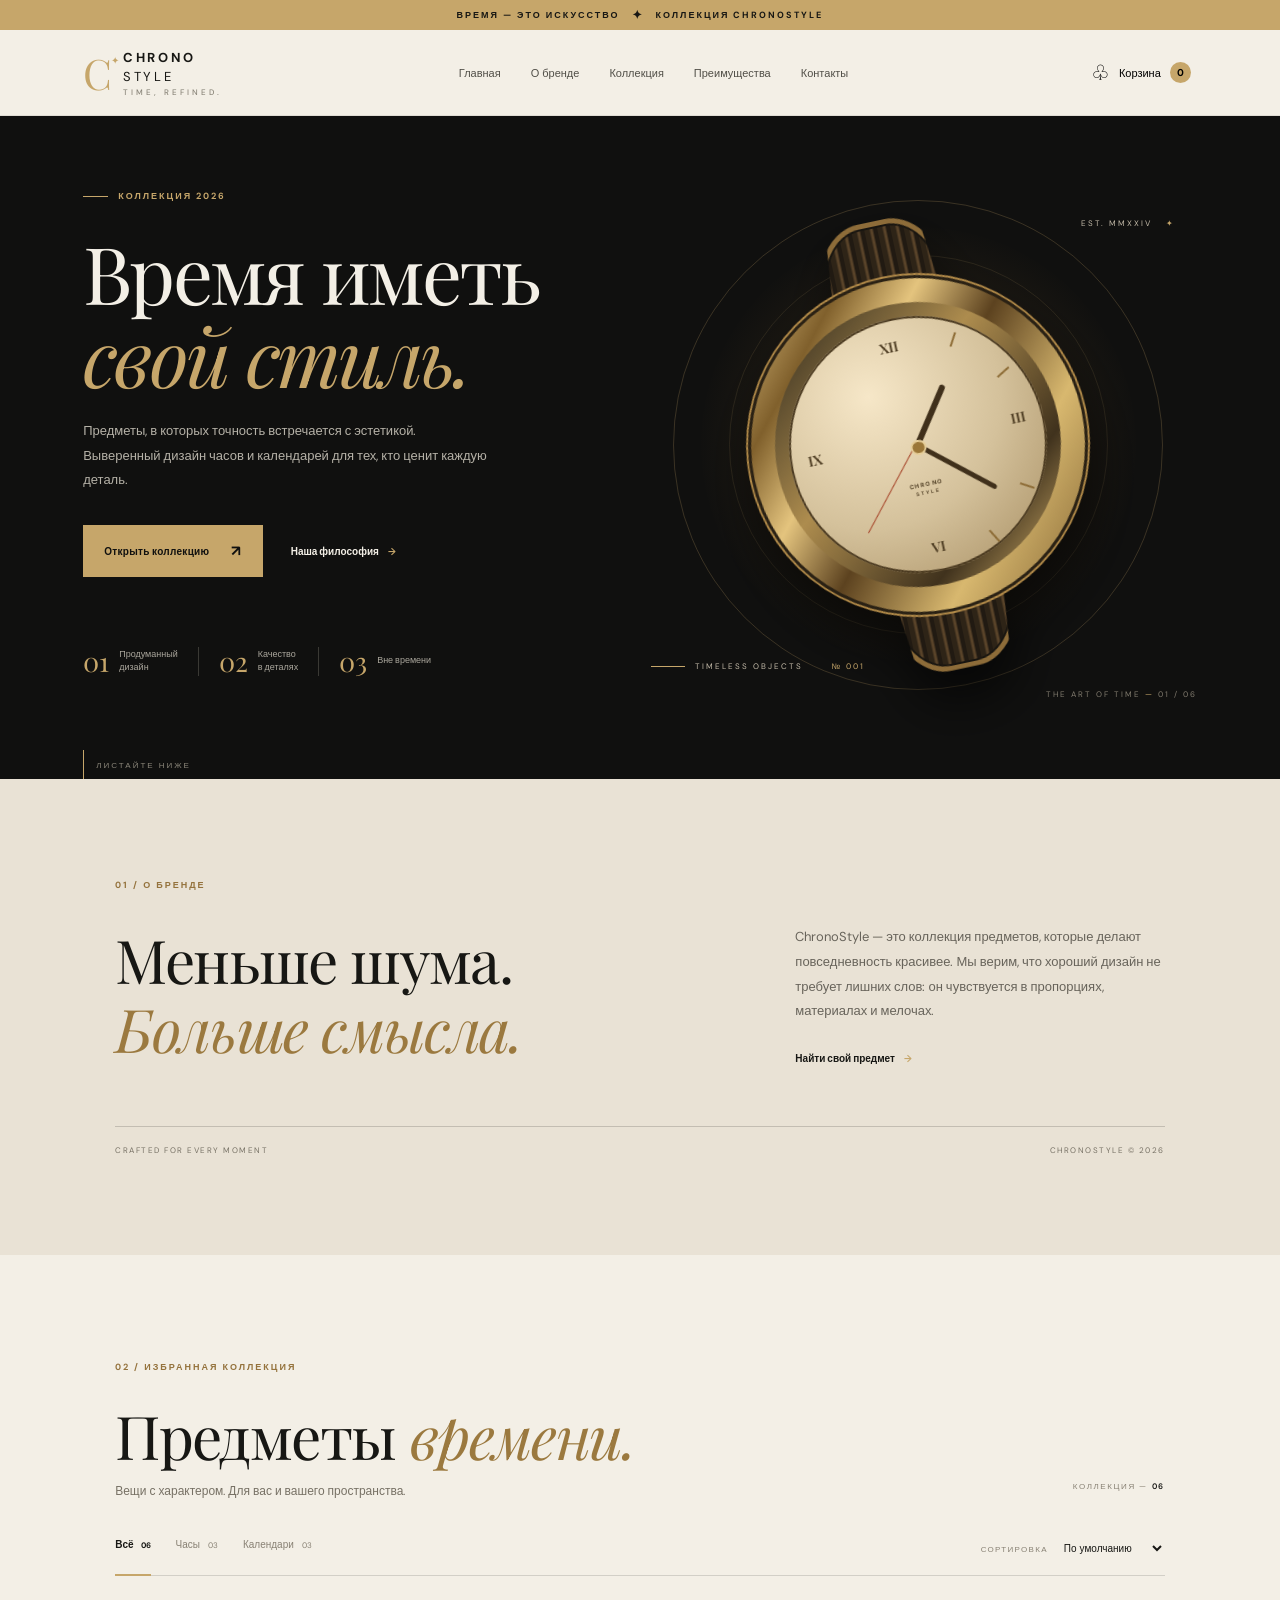
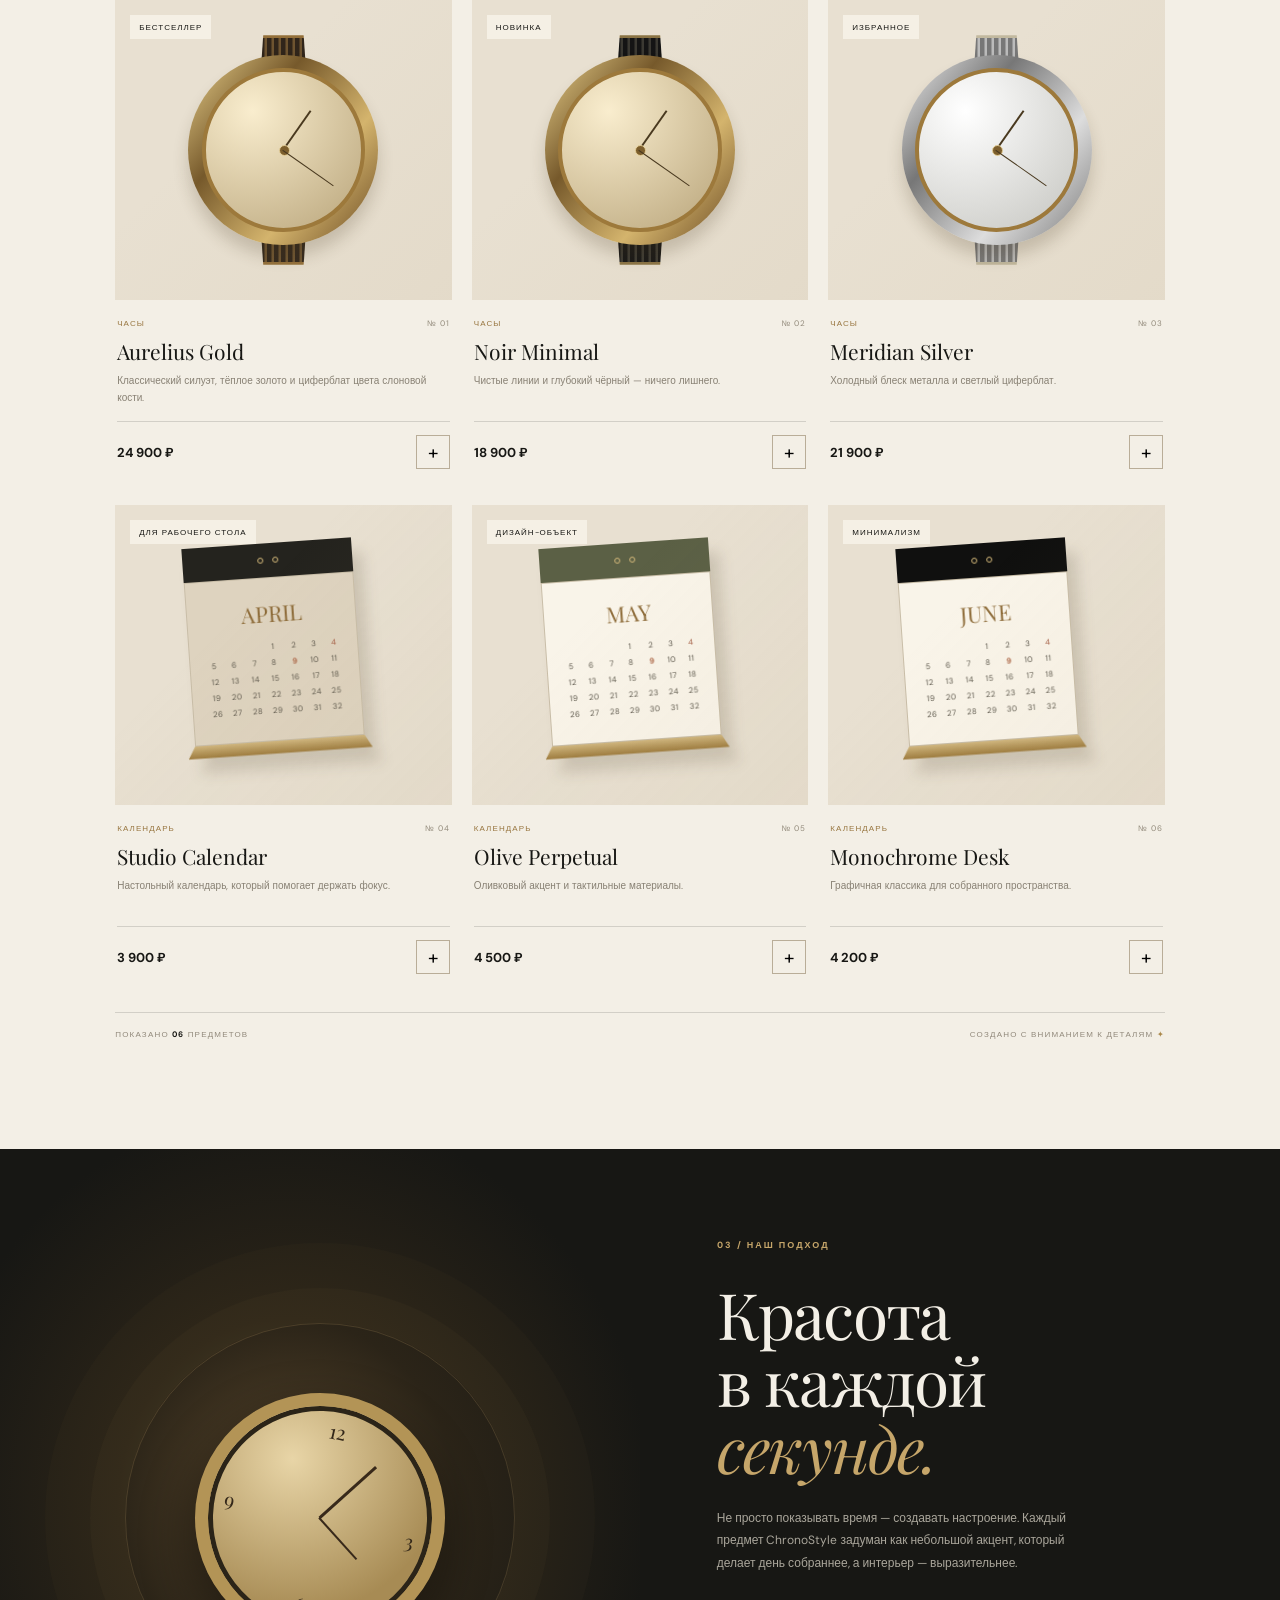
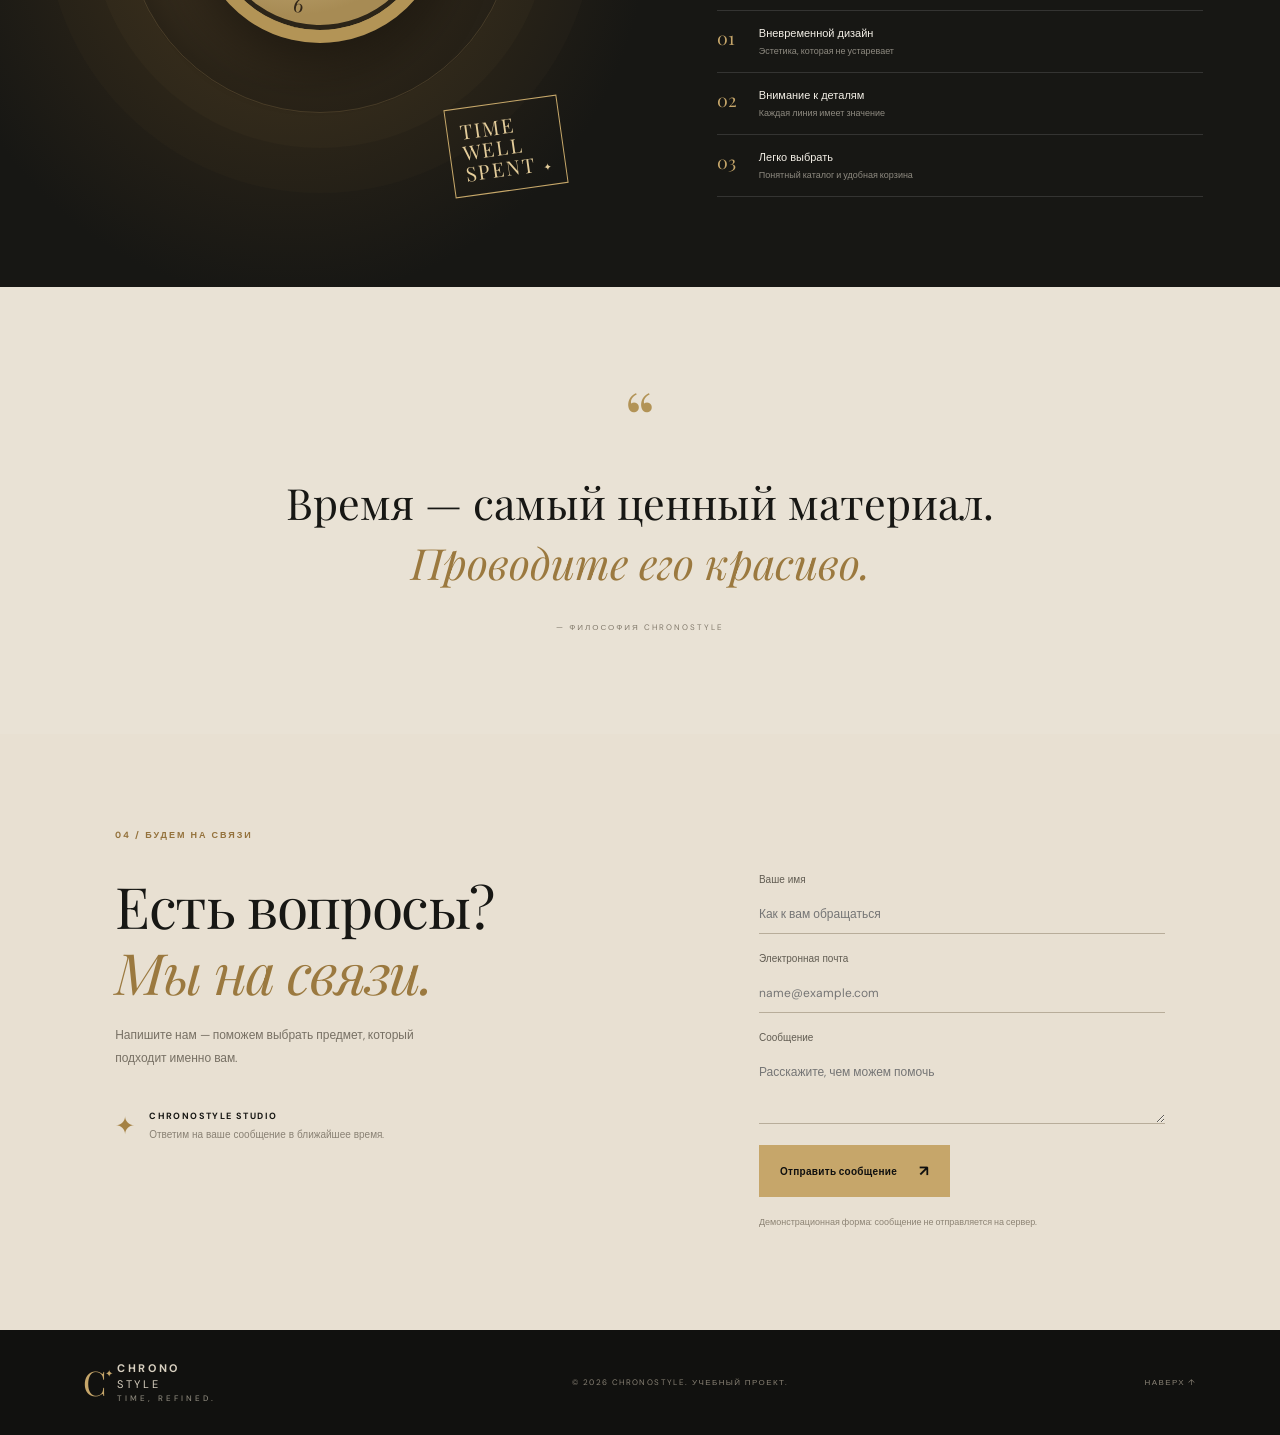
<file: index.html>
<!doctype html>
<html lang="ru">
<head>
  <meta charset="UTF-8">
  <meta name="viewport" content="width=device-width, initial-scale=1">
  <meta name="description" content="ChronoStyle — коллекция стильных часов и настольных календарей для вашего пространства и образа.">
  <meta name="theme-color" content="#11110f">
  <title>ChronoStyle — время в вашем стиле</title>
  <link rel="stylesheet" href="style.css">
  <link rel="icon" href="assets/favicon.svg" type="image/svg+xml">
</head>
<body>
  <div class="announcement">ВРЕМЯ — ЭТО ИСКУССТВО <span>✦</span> КОЛЛЕКЦИЯ CHRONOSTYLE</div>
  <header class="site-header">
    <a class="brand" href="#home" aria-label="ChronoStyle — на главную">
      <span class="brand-mark">C<span>✦</span></span>
      <span class="brand-name">CHRONO<span>STYLE</span><small>TIME, REFINED.</small></span>
    </a>
    <button class="menu-toggle" id="menuToggle" aria-label="Открыть меню" aria-expanded="false"><span></span><span></span></button>
    <nav class="nav" id="mainNav">
      <a href="#home">Главная</a><a href="#about">О бренде</a><a href="#catalog">Коллекция</a><a href="#advantages">Преимущества</a><a href="#contacts">Контакты</a>
    </nav>
    <button class="cart-trigger" id="openCart" aria-label="Открыть корзину"><span class="cart-icon">♧</span><span>Корзина</span><b id="cartCount">0</b></button>
  </header>

  <main>
    <section class="hero" id="home">
      <div class="hero-copy">
        <p class="eyebrow"><span></span> КОЛЛЕКЦИЯ 2026</p>
        <h1>Время иметь<br><em>свой стиль.</em></h1>
        <p class="hero-text">Предметы, в которых точность встречается с эстетикой. Выверенный дизайн часов и календарей для тех, кто ценит каждую деталь.</p>
        <div class="hero-actions"><a class="button button-gold" href="#catalog">Открыть коллекцию <span>↗</span></a><a class="text-link" href="#about">Наша философия <span>→</span></a></div>
        <div class="hero-meta"><div><strong>01</strong><span>Продуманный<br>дизайн</span></div><i></i><div><strong>02</strong><span>Качество<br>в деталях</span></div><i></i><div><strong>03</strong><span>Вне времени</span></div></div>
      </div>
      <div class="hero-art">
        <div class="hero-orbit orbit-one"></div><div class="hero-orbit orbit-two"></div>
        <div class="hero-label label-top">EST. MMXXIV <span>✦</span></div>
        <div class="watch-scene">
          <div class="watch-strap strap-top"></div><div class="watch-strap strap-bottom"></div>
          <div class="watch-case"><div class="watch-bezel"><div class="watch-face">
            <span class="roman r12">XII</span><span class="roman r3">III</span><span class="roman r6">VI</span><span class="roman r9">IX</span>
            <span class="tick t1"></span><span class="tick t2"></span><span class="tick t3"></span><span class="tick t4"></span>
            <span class="hand hand-hour"></span><span class="hand hand-minute"></span><span class="hand hand-second"></span><span class="pin"></span>
            <span class="face-sign">CHRONO<br><small>STYLE</small></span>
          </div></div></div>
        </div>
        <div class="hero-label label-bottom"><span class="line"></span> TIMELESS OBJECTS <b>№ 001</b></div>
        <div class="art-caption">THE ART OF TIME <span>—</span> 01 / 06</div>
      </div>
      <a class="scroll-cue" href="#about"><span></span> ЛИСТАЙТЕ НИЖЕ</a>
    </section>

    <section class="intro section-pad" id="about">
      <div class="section-kicker">01 / О БРЕНДЕ</div>
      <div class="intro-content"><h2>Меньше шума.<br><em>Больше смысла.</em></h2><div><p>ChronoStyle — это коллекция предметов, которые делают повседневность красивее. Мы верим, что хороший дизайн не требует лишних слов: он чувствуется в пропорциях, материалах и мелочах.</p><a class="text-link" href="#catalog">Найти свой предмет <span>→</span></a></div></div>
      <div class="intro-rule"><span>CRAFTED FOR EVERY MOMENT</span><span>CHRONOSTYLE © 2026</span></div>
    </section>

    <section class="catalog-section section-pad" id="catalog">
      <div class="section-kicker">02 / ИЗБРАННАЯ КОЛЛЕКЦИЯ</div>
      <div class="section-heading"><div><h2>Предметы <em>времени.</em></h2><p>Вещи с характером. Для вас и вашего пространства.</p></div><span class="collection-count">КОЛЛЕКЦИЯ — <b id="visibleCount">06</b></span></div>
      <div class="catalog-toolbar">
        <div class="filters" role="group" aria-label="Фильтр по категории">
          <button class="filter-btn active" data-category="all">Всё <span>06</span></button>
          <button class="filter-btn" data-category="watch">Часы <span>03</span></button>
          <button class="filter-btn" data-category="calendar">Календари <span>03</span></button>
        </div>
        <label class="sort-label">СОРТИРОВКА
          <select id="sortSelect" aria-label="Сортировка товаров"><option value="featured">По умолчанию</option><option value="price-asc">Сначала дешевле</option><option value="price-desc">Сначала дороже</option><option value="name">По названию</option></select>
        </label>
      </div>
      <div class="product-grid" id="productGrid" aria-live="polite"></div>
      <div class="catalog-foot"><span>ПОКАЗАНО <b id="shownCount">06</b> ПРЕДМЕТОВ</span><span>СОЗДАНО С ВНИМАНИЕМ К ДЕТАЛЯМ <i>✦</i></span></div>
    </section>

    <section class="manifesto" id="advantages">
      <div class="manifesto-image"><div class="manifesto-sun"></div><div class="manifesto-clock"><span>12</span><span>3</span><span>6</span><span>9</span><i></i><b></b></div><div class="manifesto-stamp">TIME<br>WELL<br>SPENT <span>✦</span></div></div>
      <div class="manifesto-copy"><div class="section-kicker">03 / НАШ ПОДХОД</div><h2>Красота<br>в каждой<br><em>секунде.</em></h2><p>Не просто показывать время — создавать настроение. Каждый предмет ChronoStyle задуман как небольшой акцент, который делает день собраннее, а интерьер — выразительнее.</p><div class="feature-list"><div><span>01</span><b>Вневременной дизайн</b><small>Эстетика, которая не устаревает</small></div><div><span>02</span><b>Внимание к деталям</b><small>Каждая линия имеет значение</small></div><div><span>03</span><b>Легко выбрать</b><small>Понятный каталог и удобная корзина</small></div></div></div>
    </section>

    <section class="quote-section section-pad"><span class="quote-mark">“</span><blockquote>Время — самый ценный материал.<br><em>Проводите его красиво.</em></blockquote><span class="quote-credit">— ФИЛОСОФИЯ CHRONOSTYLE</span></section>

    <section class="contact-section section-pad" id="contacts">
      <div class="section-kicker">04 / БУДЕМ НА СВЯЗИ</div>
      <div class="contact-layout"><div><h2>Есть вопросы?<br><em>Мы на связи.</em></h2><p>Напишите нам — поможем выбрать предмет, который подходит именно вам.</p><div class="contact-note"><span>✦</span><div><b>CHRONOSTYLE STUDIO</b><small>Ответим на ваше сообщение в ближайшее время.</small></div></div></div>
      <form id="contactForm" class="contact-form"><label>Ваше имя<input name="name" type="text" placeholder="Как к вам обращаться" required minlength="2"></label><label>Электронная почта<input name="email" type="email" placeholder="name@example.com" required></label><label>Сообщение<textarea name="message" rows="3" placeholder="Расскажите, чем можем помочь" required minlength="5"></textarea></label><button class="button button-gold" type="submit">Отправить сообщение <span>↗</span></button><small class="form-legal">Демонстрационная форма: сообщение не отправляется на сервер.</small></form></div>
    </section>
  </main>

  <footer class="footer"><a class="brand footer-brand" href="#home"><span class="brand-mark">C<span>✦</span></span><span class="brand-name">CHRONO<span>STYLE</span><small>TIME, REFINED.</small></span></a><span>© 2026 CHRONOSTYLE. УЧЕБНЫЙ ПРОЕКТ.</span><a href="#home">НАВЕРХ ↑</a></footer>

  <div class="overlay" id="overlay" hidden></div>
  <aside class="cart-drawer" id="cartDrawer" aria-labelledby="cartTitle" aria-modal="true" role="dialog" hidden>
    <div class="drawer-head"><div><span class="section-kicker">ВАША ПОДБОРКА</span><h2 id="cartTitle">Корзина <em id="cartHeadingCount">(0)</em></h2></div><button class="icon-button" id="closeCart" aria-label="Закрыть корзину">×</button></div>
    <div class="cart-items" id="cartItems"></div>
    <div class="cart-empty" id="cartEmpty"><span>✦</span><h3>Пока здесь пусто</h3><p>Добавьте предметы из коллекции — они появятся здесь.</p><button class="text-link" id="continueShopping">Перейти к коллекции →</button></div>
    <div class="cart-summary" id="cartSummary"><div><span>Итого</span><strong id="cartTotal">0 ₽</strong></div><button class="button button-gold full-width" id="checkoutButton">Оформить заказ <span>↗</span></button><small>Учебный проект: оплата не производится.</small></div>
  </aside>

  <div class="modal" id="productModal" role="dialog" aria-modal="true" aria-labelledby="modalTitle" hidden><button class="icon-button modal-close" data-close-modal aria-label="Закрыть окно">×</button><div id="modalContent"></div></div>
  <div class="modal checkout-modal" id="checkoutModal" role="dialog" aria-modal="true" aria-labelledby="checkoutTitle" hidden><button class="icon-button modal-close" data-close-modal aria-label="Закрыть окно">×</button><div class="section-kicker">ПОСЛЕДНИЙ ШАГ</div><h2 id="checkoutTitle">Оформление <em>заказа.</em></h2><p class="modal-intro">Заполните данные для демонстрационного оформления заказа. Оплата и реальная отправка не выполняются.</p><form id="checkoutForm" class="contact-form"><label>Ваше имя<input name="name" required minlength="2" placeholder="Имя и фамилия"></label><label>Электронная почта<input name="email" type="email" required placeholder="name@example.com"></label><label>Комментарий к заказу<textarea name="comment" rows="2" placeholder="Необязательно"></textarea></label><div class="checkout-total"><span>Сумма заказа</span><b id="checkoutTotal">0 ₽</b></div><button class="button button-gold full-width" type="submit">Подтвердить демо-заказ <span>↗</span></button></form></div>
  <div class="toast" id="toast" role="status" aria-live="polite"></div>
  <script src="script.js"></script>
</body>
</html>
</file>
<file: style.css>
@import url('https://fonts.googleapis.com/css2?family=DM+Sans:wght@400;500;600;700&family=Playfair+Display:ital,wght@0,400;0,500;0,600;1,400;1,500&display=swap');
:root{--ink:#171714;--black:#10100f;--gold:#c6a66a;--gold-light:#e4cd9d;--cream:#f3efe6;--paper:#e9e2d5;--muted:#898579;--line:rgba(23,23,20,.15);--serif:'Playfair Display',Georgia,serif;--sans:'DM Sans',Arial,sans-serif}
*{box-sizing:border-box}html{scroll-behavior:smooth;scroll-padding-top:90px}body{margin:0;background:var(--cream);color:var(--ink);font-family:var(--sans);font-size:14px;-webkit-font-smoothing:antialiased}body.locked{overflow:hidden}button,input,textarea,select{font:inherit}button,a{-webkit-tap-highlight-color:transparent}button{cursor:pointer}a{color:inherit;text-decoration:none}.announcement{height:30px;background:var(--gold);display:flex;justify-content:center;align-items:center;gap:12px;font-size:9px;font-weight:700;letter-spacing:2px}.announcement span{font-size:12px}.site-header{height:86px;padding:0 6.5%;display:flex;align-items:center;justify-content:space-between;background:var(--cream);position:sticky;top:0;z-index:20;border-bottom:1px solid rgba(0,0,0,.08)}.brand{display:flex;align-items:center;gap:11px}.brand-mark{font-family:var(--serif);font-size:42px;line-height:1;color:var(--gold);position:relative}.brand-mark>span{font-family:var(--sans);font-size:10px;position:absolute;top:4px;right:-7px}.brand-name{font-size:13px;letter-spacing:2.6px;font-weight:700;display:flex;flex-direction:column;gap:2px}.brand-name>span{font-weight:400}.brand-name small{font-size:8px;letter-spacing:3px;color:var(--muted);font-weight:500}.nav{display:flex;align-items:center;gap:30px}.nav a{font-size:11px;color:#514f48;transition:color .2s}.nav a:hover{color:#9b793f}.cart-trigger{display:flex;align-items:center;gap:9px;background:none;border:0;font-size:11px}.cart-trigger b{display:grid;place-items:center;background:var(--gold);border-radius:50%;min-width:21px;height:21px;font-size:10px}.cart-icon{font-size:21px}.menu-toggle{display:none;background:none;border:0}.hero{min-height:640px;display:grid;grid-template-columns:1fr 1fr;background:var(--black);color:var(--cream);position:relative;overflow:hidden;padding:74px 6.5% 80px}.hero-copy{align-self:center;z-index:2;padding:0 4% 20px 0}.eyebrow,.section-kicker{font-size:9px;font-weight:700;letter-spacing:2px;color:var(--gold);display:flex;align-items:center;gap:10px}.eyebrow span{display:inline-block;width:25px;height:1px;background:var(--gold)}h1,h2,h3,p{margin-top:0}h1{font-family:var(--serif);font-size:clamp(54px,6.2vw,88px);font-weight:400;line-height:1.04;letter-spacing:-2.7px;margin:29px 0 23px}h1 em,h2 em,blockquote em{font-weight:400;color:var(--gold);font-style:italic}.hero-text{max-width:405px;font-size:13px;line-height:1.9;color:#b5b1a7}.hero-actions{display:flex;align-items:center;gap:28px;margin-top:32px}.button{display:inline-flex;align-items:center;justify-content:center;gap:22px;border:0;padding:16px 21px;font-size:10px;font-weight:700;letter-spacing:.3px;transition:background .2s,transform .2s}.button:hover{transform:translateY(-2px)}.button-gold{background:var(--gold);color:var(--black)}.button-gold:hover{background:var(--gold-light)}.button span{font-size:15px}.text-link{font-size:10px;font-weight:600;border:0;background:none;padding:0}.text-link span{padding-left:7px;color:var(--gold)}.hero .text-link{color:var(--cream)}.hero-meta{display:flex;align-items:center;gap:20px;margin-top:66px}.hero-meta div{display:flex;align-items:center;gap:10px}.hero-meta strong{font-family:var(--serif);font-size:27px;font-weight:400;color:var(--gold)}.hero-meta span{font-size:9px;line-height:1.5;color:#aaa69c}.hero-meta>i{height:29px;width:1px;background:#3a3934}.hero-art{position:relative;min-height:485px;display:flex;align-items:center;justify-content:center;isolation:isolate}.hero-art:before{content:"";position:absolute;width:78%;aspect-ratio:1;border-radius:50%;background:radial-gradient(circle,#3a3020 0,#201b13 43%,#10100f 72%);z-index:-2}.hero-orbit{position:absolute;border:1px solid rgba(198,166,106,.23);border-radius:50%;width:88%;aspect-ratio:1}.orbit-two{width:68%;border-color:rgba(198,166,106,.13)}.hero-label{position:absolute;font-size:8px;letter-spacing:2px;color:#c4bba9}.label-top{top:28px;right:4%}.label-top span{color:var(--gold);padding-left:10px}.label-bottom{bottom:28px;left:2%;display:flex;align-items:center;gap:10px}.label-bottom .line{width:34px;height:1px;background:var(--gold)}.label-bottom b{font-weight:400;color:var(--gold);margin-left:18px}.art-caption{position:absolute;right:0;bottom:0;font-size:8px;letter-spacing:2px;color:#817b6e}.art-caption span{color:var(--gold)}.watch-scene{position:relative;width:min(340px,72%);aspect-ratio:.76;display:flex;align-items:center;justify-content:center;filter:drop-shadow(0 30px 25px #0009);transform:rotate(-12deg)}.watch-strap{position:absolute;left:31%;width:38%;height:39%;background:repeating-linear-gradient(90deg,#2e2417 0 5px,#594329 6px 8px,#211a12 9px 13px);border:5px solid #8d6c39;box-shadow:inset 0 0 0 2px #181510}.strap-top{top:-1%;border-radius:40% 40% 10% 10%;clip-path:polygon(14% 0,86% 0,100% 100%,0 100%)}.strap-bottom{bottom:-1%;border-radius:10% 10% 40% 40%;clip-path:polygon(0 0,100% 0,86% 100%,14% 100%)}.watch-case{position:relative;width:100%;aspect-ratio:1;border-radius:50%;padding:8%;background:linear-gradient(130deg,#edcf8e,#80602c 20%,#e4c47e 34%,#5c421f 50%,#d8b86f 72%,#785a2b);box-shadow:inset 0 0 0 3px #2a2114,0 0 0 2px #b38b49;z-index:2}.watch-bezel{width:100%;height:100%;border-radius:50%;padding:5%;background:linear-gradient(140deg,#28231a,#ad8c4e 40%,#40321d 75%,#d8b56d)}.watch-face{position:relative;width:100%;height:100%;border-radius:50%;background:radial-gradient(circle at 35% 28%,#f6e7c8,#d4c19b 53%,#a68d61);box-shadow:inset 0 0 0 2px #4c3b21;overflow:hidden;color:#4d3c22}.roman{position:absolute;font-family:var(--serif);font-size:clamp(9px,1.1vw,15px);font-weight:600}.r12{top:7%;left:43%}.r3{top:44%;right:7%}.r6{bottom:6%;left:47%}.r9{top:44%;left:7%}.tick{position:absolute;left:49%;top:4%;height:6%;width:2px;background:#8d6c36;transform-origin:50% 800%}.t1{transform:rotate(30deg)}.t2{transform:rotate(60deg)}.t3{transform:rotate(120deg)}.t4{transform:rotate(150deg)}.hand{position:absolute;bottom:50%;left:49%;width:2.5%;border-radius:5px;transform-origin:50% 100%;background:#40301b}.hand-hour{height:25%;transform:rotate(35deg)}.hand-minute{height:35%;width:1.8%;transform:rotate(130deg)}.hand-second{height:39%;width:1px;background:#a94c30;transform:rotate(220deg)}.pin{position:absolute;top:48%;left:47%;width:6%;aspect-ratio:1;background:#9b7738;border:2px solid #e6ce99;border-radius:50%}.face-sign{position:absolute;left:0;right:0;top:64%;text-align:center;font-size:6px;letter-spacing:1.5px;font-weight:700}.face-sign small{font-size:5px;letter-spacing:2px}.scroll-cue{position:absolute;bottom:0;left:6.5%;font-size:8px;letter-spacing:2px;color:#8b867a;display:flex;align-items:center;gap:12px}.scroll-cue span{display:inline-block;width:1px;height:29px;background:var(--gold)}.section-pad{padding:100px 9%}.intro{background:var(--paper)}.intro .section-kicker,.catalog-section .section-kicker,.contact-section .section-kicker{color:#94723c}.intro-content{display:grid;grid-template-columns:1.2fr .8fr;gap:12%;margin:34px 0 60px}.intro h2,.section-heading h2,.contact-layout h2{font-family:var(--serif);font-weight:400;font-size:clamp(38px,4.7vw,61px);letter-spacing:-1.4px;line-height:1.15;margin:0}.intro h2 em,.section-heading h2 em,.contact-layout h2 em{color:#9b793f}.intro-content>div{max-width:410px;align-self:end}.intro-content p{font-size:13px;line-height:1.9;color:#68645b;margin-bottom:24px}.intro-rule{border-top:1px solid rgba(23,23,20,.18);padding-top:18px;display:flex;justify-content:space-between;font-size:8px;letter-spacing:1.5px;color:#777165}.catalog-section{padding-top:106px;padding-bottom:110px}.section-heading{display:flex;align-items:end;justify-content:space-between;margin:28px 0 39px}.section-heading p{color:#777165;font-size:12px;margin:13px 0 0}.collection-count{font-size:8px;letter-spacing:1.6px;color:#888174;padding-bottom:8px}.collection-count b{color:var(--ink);font-weight:600}.catalog-toolbar{display:flex;justify-content:space-between;align-items:center;border-bottom:1px solid var(--line);padding-bottom:16px;margin-bottom:24px}.filters{display:flex;gap:25px}.filter-btn{border:0;background:none;padding:0 0 8px;font-size:10px;color:#888174;position:relative}.filter-btn span{font-size:8px;padding-left:5px}.filter-btn.active{color:var(--ink);font-weight:700}.filter-btn.active:after{content:"";position:absolute;bottom:-17px;left:0;right:0;height:2px;background:var(--gold)}.sort-label{font-size:8px;letter-spacing:1.3px;color:#888174;display:flex;align-items:center;gap:12px}.sort-label select{border:0;background:transparent;color:var(--ink);font-size:10px;letter-spacing:0;outline:none;max-width:145px}.product-grid{display:grid;grid-template-columns:repeat(3,minmax(0,1fr));gap:36px 20px}.product-card{min-width:0}.product-visual{height:300px;position:relative;background:#e8e0d1;display:grid;place-items:center;overflow:hidden;cursor:pointer}.product-visual:after{content:"";position:absolute;inset:0;background:linear-gradient(135deg,transparent 35%,#b9a58018)}.product-visual:hover .product-art{transform:scale(1.04) rotate(-2deg)}.product-tag{position:absolute;top:15px;left:15px;z-index:2;font-size:8px;letter-spacing:1px;background:#f5f0e5;padding:7px 9px}.quick-view{position:absolute;bottom:12px;left:12px;right:12px;z-index:3;padding:12px;background:#171714e8;color:#f3efe6;border:0;font-size:9px;letter-spacing:.6px;opacity:0;transform:translateY(6px);transition:.2s}.product-visual:hover .quick-view,.product-visual:focus-within .quick-view{opacity:1;transform:none}.product-art{position:relative;width:190px;height:225px;transition:transform .4s}.art-watch{display:grid;place-items:center}.mini-strap{position:absolute;left:36%;width:28%;height:41%;background:repeating-linear-gradient(90deg,#30251a 0 4px,#6e5430 5px 7px);border:3px solid #94703a}.mini-strap.top{top:-1%;clip-path:polygon(12% 0,88% 0,100% 100%,0 100%)}.mini-strap.bottom{bottom:-1%;clip-path:polygon(0 0,100% 0,88% 100%,12% 100%)}.mini-case{position:relative;z-index:1;width:100%;aspect-ratio:1;border-radius:50%;padding:7%;background:linear-gradient(130deg,#ead18c,#76592b,#d4b46d,#6a4a22);box-shadow:0 12px 16px #40321b33}.mini-dial{position:relative;width:100%;height:100%;border-radius:50%;background:radial-gradient(circle at 30% 25%,#f9edce,#b9a57b);border:4px solid #9d793b}.mini-dial:before,.mini-dial:after{content:"";position:absolute;left:49%;bottom:50%;width:2px;height:31%;background:#49391f;transform-origin:50% 100%;transform:rotate(35deg)}.mini-dial:after{height:40%;transform:rotate(125deg);width:1px}.mini-pin{position:absolute;top:47%;left:47%;width:7%;aspect-ratio:1;background:#7c5e2c;border:1px solid #e5d09a;border-radius:50%}.mini-calendar{width:170px;height:198px;position:relative;transform:rotate(-4deg);filter:drop-shadow(10px 15px 7px #42351e2a)}.calendar-top{height:34px;background:#24231e;display:flex;justify-content:center;align-items:center;gap:9px}.calendar-top i{width:6px;height:6px;border-radius:50%;border:1px solid #d2b779}.calendar-paper{height:164px;background:#f9f4e9;padding:20px 15px 12px;text-align:center;border:1px solid #c8bda7}.calendar-month{font-family:var(--serif);font-size:22px;color:#8d6b38;margin-bottom:13px}.calendar-days{display:grid;grid-template-columns:repeat(7,1fr);gap:6px 3px;font-size:8px;color:#5d584c}.calendar-days span:first-child,.calendar-days span:nth-child(7){color:#a45c42}.calendar-days span:nth-child(12){color:#ad6848;font-weight:700}.calendar-base{height:12px;background:linear-gradient(#d0b67e,#9d7b3d);transform:perspective(40px) rotateX(15deg);transform-origin:top}.art-black .mini-strap{background:repeating-linear-gradient(90deg,#141414 0 4px,#3b3932 5px 7px);border-color:#8b7445}.art-silver .mini-strap{background:repeating-linear-gradient(90deg,#777 0 4px,#bbb 5px 7px);border-color:#c2b99f}.art-silver .mini-case{background:linear-gradient(130deg,#eee,#777,#ddd,#777)}.art-silver .mini-dial{background:radial-gradient(circle at 30% 25%,#fff,#c5c5c0)}.art-green .mini-dial{background:radial-gradient(circle at 30% 25%,#3e6250,#122b22);border-color:#b39a61}.art-green .mini-dial:before,.art-green .mini-dial:after{background:#e2c98f}.art-calendar-dark .calendar-paper{background:#ded3bf}.art-calendar-black .calendar-top{background:#10100f}.art-calendar-olive .calendar-top{background:#5b6045}.product-info{padding:18px 2px 0}.product-meta{display:flex;justify-content:space-between;align-items:center;margin-bottom:9px;font-size:8px;letter-spacing:1.1px;color:#928a7b}.product-meta .category-mark{color:#987640}.product-name{font-family:var(--serif);font-size:21px;font-weight:400;margin:0 0 7px}.product-desc{font-size:10px;line-height:1.7;color:#888174;min-height:34px;margin-bottom:15px}.product-bottom{display:flex;justify-content:space-between;align-items:center;border-top:1px solid var(--line);padding-top:13px}.product-price{font-size:13px;font-weight:700}.add-button{width:34px;height:34px;border:1px solid #b9ad98;background:transparent;font-size:19px;line-height:1;transition:.2s}.add-button:hover{background:var(--ink);color:var(--cream);border-color:var(--ink)}.catalog-foot{margin-top:38px;padding-top:16px;border-top:1px solid var(--line);display:flex;justify-content:space-between;font-size:8px;letter-spacing:1.2px;color:#91897b}.catalog-foot b{color:var(--ink)}.catalog-foot i{color:#aa874a;font-style:normal}.manifesto{display:grid;grid-template-columns:1fr 1fr;background:#171714;color:var(--cream);min-height:600px}.manifesto-image{position:relative;overflow:hidden;min-height:600px;background:radial-gradient(ellipse at 45% 48%,#5c492d 0,#2b2418 34%,#171714 73%)}.manifesto-sun{position:absolute;width:390px;aspect-ratio:1;border-radius:50%;border:1px solid #c5a66b33;left:50%;top:50%;transform:translate(-50%,-50%);box-shadow:0 0 0 35px #c5a66b08,0 0 0 80px #c5a66b06}.manifesto-clock{position:absolute;left:50%;top:50%;transform:translate(-50%,-50%) rotate(13deg);width:250px;aspect-ratio:1;border-radius:50%;border:13px solid #b39456;background:radial-gradient(circle at 32% 27%,#e8d5a7,#a78b54 70%);box-shadow:inset 0 0 0 5px #2b2418,0 20px 50px #0007;color:#332719}.manifesto-clock span{position:absolute;font-family:var(--serif);font-size:20px}.manifesto-clock span:nth-child(1){top:10px;left:calc(50% - 10px)}.manifesto-clock span:nth-child(2){right:15px;top:calc(50% - 12px)}.manifesto-clock span:nth-child(3){bottom:10px;left:calc(50% - 6px)}.manifesto-clock span:nth-child(4){left:15px;top:calc(50% - 12px)}.manifesto-clock i,.manifesto-clock b{position:absolute;left:49%;bottom:50%;height:34%;width:3px;background:#38291a;transform-origin:50% 100%;transform:rotate(35deg)}.manifesto-clock b{height:25%;width:2px;transform:rotate(125deg)}.manifesto-stamp{position:absolute;right:12%;bottom:13%;font-family:var(--serif);font-size:20px;line-height:1.05;color:#e3cc9a;letter-spacing:2px;transform:rotate(-8deg);border:1px solid #c7a86a;padding:12px}.manifesto-stamp span{font-size:10px}.manifesto-copy{padding:90px 12%;align-self:center}.manifesto-copy .section-kicker{margin-bottom:29px}.manifesto-copy h2{font-family:var(--serif);font-size:clamp(48px,5vw,68px);font-weight:400;line-height:1.05;letter-spacing:-1.8px;margin-bottom:25px}.manifesto-copy p{max-width:380px;color:#aaa69b;font-size:12px;line-height:1.9}.feature-list{margin-top:35px;border-top:1px solid #ffffff20}.feature-list>div{padding:15px 0;border-bottom:1px solid #ffffff20;display:grid;grid-template-columns:32px 1fr;gap:5px 10px}.feature-list span{grid-row:span 2;font-family:var(--serif);color:var(--gold);font-size:18px}.feature-list b{font-size:11px;font-weight:500}.feature-list small{font-size:9px;color:#8e8a80}.quote-section{text-align:center;background:var(--paper);padding-top:100px;padding-bottom:100px}.quote-mark{font-family:var(--serif);font-size:76px;line-height:.8;color:#b29356}.quote-section blockquote{font-family:var(--serif);font-size:clamp(27px,3.5vw,43px);font-weight:400;line-height:1.4;margin:20px 0 24px}.quote-section blockquote em{color:#9b793f}.quote-credit{font-size:8px;letter-spacing:2px;color:#827a6c}.contact-section{background:#e8e0d2;padding-top:95px;padding-bottom:100px}.contact-layout{display:grid;grid-template-columns:1fr .8fr;gap:13%;margin-top:32px}.contact-layout h2{font-size:clamp(38px,4.5vw,57px)}.contact-layout>div>p{margin-top:20px;max-width:320px;font-size:12px;line-height:1.9;color:#777064}.contact-note{display:flex;align-items:center;gap:14px;margin-top:40px}.contact-note>span{font-size:24px;color:#a48143}.contact-note div{display:flex;flex-direction:column;gap:6px}.contact-note b{font-size:9px;letter-spacing:1.4px}.contact-note small{font-size:10px;color:#898174}.contact-form{display:flex;flex-direction:column;gap:18px}.contact-form label{font-size:10px;color:#615c52;display:flex;flex-direction:column;gap:9px}.contact-form input,.contact-form textarea{width:100%;border:0;border-bottom:1px solid #b8ad9a;background:transparent;padding:11px 0;outline:none;resize:vertical;color:var(--ink);font-size:12px;border-radius:0}.contact-form input:focus,.contact-form textarea:focus{border-color:#9b793f}.contact-form .button{align-self:flex-start;margin-top:3px}.form-legal{font-size:9px;color:#8c8374;line-height:1.6}.footer{background:#11110f;color:#d8d0c0;min-height:105px;padding:22px 6.5%;display:flex;align-items:center;justify-content:space-between}.footer-brand .brand-mark{font-size:34px}.footer-brand .brand-name{font-size:11px}.footer>span,.footer>a:last-child{font-size:8px;letter-spacing:1.4px;color:#888174}.footer>a:last-child:hover{color:var(--gold)}.overlay{position:fixed;inset:0;background:#0009;z-index:40;backdrop-filter:blur(2px)}.cart-drawer{position:fixed;right:0;top:0;bottom:0;width:min(460px,100%);background:var(--cream);z-index:50;padding:30px;display:flex;flex-direction:column;box-shadow:-20px 0 70px #0002}.drawer-head{display:flex;justify-content:space-between;align-items:flex-start;border-bottom:1px solid var(--line);padding-bottom:22px}.drawer-head h2,.checkout-modal h2{font-family:var(--serif);font-size:36px;font-weight:400;margin:9px 0 0}.drawer-head h2 em,.checkout-modal h2 em{color:#9b793f}.icon-button{width:36px;height:36px;border:1px solid var(--line);background:transparent;font-size:24px;line-height:1;color:var(--ink)}.cart-items{overflow:auto;flex:1}.cart-line{display:grid;grid-template-columns:76px 1fr auto;gap:14px;padding:18px 0;border-bottom:1px solid var(--line)}.cart-thumb{background:#e7dece;display:grid;place-items:center;min-height:82px}.cart-thumb .product-art{transform:scale(.35);width:190px;height:225px;margin:-70px}.cart-line-info h3{font-family:var(--serif);font-size:17px;font-weight:400;margin:3px 0 7px}.cart-line-info small{font-size:10px;color:#898174}.qty-controls{display:flex;align-items:center;gap:12px;margin-top:12px}.qty-controls button{width:24px;height:24px;border:1px solid #c5b9a4;background:transparent}.cart-line-end{text-align:right;display:flex;flex-direction:column;justify-content:space-between;align-items:flex-end}.cart-line-end strong{font-size:12px}.remove-item{border:0;background:none;color:#918777;font-size:10px;text-decoration:underline}.cart-empty{flex:1;display:flex;align-items:center;justify-content:center;flex-direction:column;text-align:center}.cart-empty>span{font-size:28px;color:var(--gold)}.cart-empty h3{font-family:var(--serif);font-weight:400;font-size:25px;margin:16px 0 8px}.cart-empty p{font-size:11px;color:#898174;max-width:230px;line-height:1.7}.cart-summary{padding-top:20px;border-top:1px solid var(--line)}.cart-summary>div,.checkout-total{display:flex;justify-content:space-between;align-items:center;margin-bottom:18px}.cart-summary>div span,.checkout-total span{font-size:12px;color:#777064}.cart-summary>div strong,.checkout-total b{font-size:20px;font-weight:600}.full-width{width:100%}.cart-summary>small{display:block;text-align:center;font-size:9px;color:#898174;margin-top:12px}.modal{position:fixed;z-index:60;top:50%;left:50%;transform:translate(-50%,-50%);width:min(760px,calc(100% - 32px));max-height:calc(100vh - 32px);overflow:auto;background:var(--cream);padding:34px}.modal-close{position:absolute;right:18px;top:18px;z-index:3}.product-modal-layout{display:grid;grid-template-columns:1fr 1fr;gap:30px;align-items:center}.modal-visual{min-height:330px;background:#e8e0d1;display:grid;place-items:center;overflow:hidden}.modal-visual .product-art{transform:scale(1.1)}.modal-copy{padding:20px 10px 20px 0}.modal-copy .section-kicker{margin-bottom:14px}.modal-copy h2{font-family:var(--serif);font-size:35px;font-weight:400;line-height:1.15;margin:0 0 15px}.modal-copy p{font-size:12px;color:#777064;line-height:1.8}.modal-copy .modal-price{font-size:21px;font-weight:700;margin:22px 0}.modal-copy .button{width:100%}.checkout-modal{width:min(500px,calc(100% - 32px));padding:40px}.checkout-modal .section-kicker{margin-bottom:15px}.modal-intro{font-size:11px;line-height:1.8;color:#777064;margin:15px 0 24px}.checkout-total{border-top:1px solid var(--line);padding-top:18px;margin-top:6px}.toast{position:fixed;z-index:80;bottom:25px;left:50%;transform:translate(-50%,20px);background:#171714;color:var(--cream);padding:14px 20px;font-size:11px;box-shadow:0 8px 30px #0002;opacity:0;pointer-events:none;transition:.25s;max-width:calc(100% - 30px);text-align:center}.toast.show{opacity:1;transform:translate(-50%,0)}[hidden]{display:none!important}
@media(max-width:1000px){.site-header{padding:0 4%}.nav{gap:16px}.nav a{font-size:10px}.hero{padding-left:5%;padding-right:5%}.hero-meta{gap:12px}.section-pad{padding-left:7%;padding-right:7%}.product-visual{height:250px}.manifesto-copy{padding:70px 9%}.manifesto-image{min-height:550px}}
@media(max-width:760px){html{scroll-padding-top:70px}.announcement{height:27px;font-size:8px;letter-spacing:1.3px}.site-header{height:70px;padding:0 5%;gap:15px}.brand-mark{font-size:35px}.brand-name{font-size:11px;letter-spacing:2px}.brand-name small{font-size:7px}.menu-toggle{display:flex;flex-direction:column;gap:5px;margin-left:auto;padding:10px}.menu-toggle span{width:22px;height:1px;background:var(--ink)}.nav{display:none;position:absolute;top:69px;left:0;right:0;background:var(--cream);padding:18px 6% 25px;flex-direction:column;align-items:flex-start;gap:18px;border-bottom:1px solid var(--line)}.nav.open{display:flex}.nav a{font-size:12px}.cart-trigger{gap:5px}.cart-trigger>span:nth-child(2){display:none}.hero{grid-template-columns:1fr;padding:65px 7% 55px;min-height:unset}.hero-copy{padding:0}.hero h1{font-size:clamp(55px,14vw,78px);margin:25px 0 18px}.hero-text{font-size:12px;max-width:420px}.hero-actions{gap:20px;flex-wrap:wrap}.hero-meta{margin-top:40px;gap:14px}.hero-meta strong{font-size:23px}.hero-meta span{font-size:8px}.hero-art{min-height:410px;margin-top:10px}.watch-scene{width:min(270px,68%)}.hero-orbit{width:95%}.orbit-two{width:72%}.label-top{top:18px;right:0}.label-bottom{bottom:16px;left:0}.art-caption{bottom:-1px}.scroll-cue{display:none}.section-pad{padding:70px 7%}.intro-content{grid-template-columns:1fr;gap:25px;margin:25px 0 35px}.intro h2,.section-heading h2{font-size:46px}.intro-content>div{max-width:500px}.intro-rule{font-size:7px;letter-spacing:1px}.section-heading{align-items:flex-start;gap:15px;flex-direction:column;margin-bottom:28px}.collection-count{padding:0}.catalog-toolbar{align-items:flex-start;gap:15px;flex-direction:column}.filters{gap:22px}.filter-btn.active:after{bottom:-17px}.sort-label{align-self:flex-end}.product-grid{grid-template-columns:repeat(2,minmax(0,1fr));gap:28px 13px}.product-visual{height:clamp(170px,49vw,250px)}.product-art{transform:scale(.82)}.product-visual:hover .product-art{transform:scale(.85) rotate(-2deg)}.product-name{font-size:18px}.product-desc{font-size:9px;min-height:46px}.product-meta{font-size:7px;letter-spacing:.7px}.product-price{font-size:12px}.add-button{width:31px;height:31px}.quick-view{opacity:1;transform:none;padding:10px;font-size:8px}.catalog-foot{gap:15px;line-height:1.7;font-size:7px}.manifesto{grid-template-columns:1fr}.manifesto-image{min-height:390px}.manifesto-sun{width:300px}.manifesto-clock{width:210px}.manifesto-copy{padding:65px 8% 70px}.manifesto-copy h2{font-size:58px}.quote-section{padding-top:70px;padding-bottom:70px}.contact-layout{grid-template-columns:1fr;gap:38px}.contact-layout h2{font-size:47px}.contact-note{margin-top:25px}.footer{padding:25px 6%;flex-wrap:wrap;gap:20px}.footer>span{order:3;width:100%;text-align:center}.footer>a:last-child{margin-left:auto}.product-modal-layout{grid-template-columns:1fr;gap:20px}.modal{padding:28px 22px}.modal-visual{min-height:240px}.modal-visual .product-art{transform:scale(.85)}.modal-copy{padding:0}.modal-copy h2{font-size:30px}.modal-copy .modal-price{margin:14px 0}.checkout-modal{padding:32px 22px}.checkout-modal h2{font-size:31px}}
@media(max-width:390px){.hero-actions{align-items:flex-start;flex-direction:column}.hero-meta{gap:9px}.hero-meta div{gap:6px}.hero-meta strong{font-size:20px}.hero-meta>i{height:25px}.product-art{transform:scale(.7)}.product-visual:hover .product-art{transform:scale(.72)}.product-name{font-size:16px}.product-desc{min-height:52px}.cart-drawer{padding:22px}.cart-line{grid-template-columns:62px 1fr auto;gap:10px}}
@media(prefers-reduced-motion:reduce){*,*::before,*::after{scroll-behavior:auto!important;transition:none!important;animation:none!important}}
</file>
